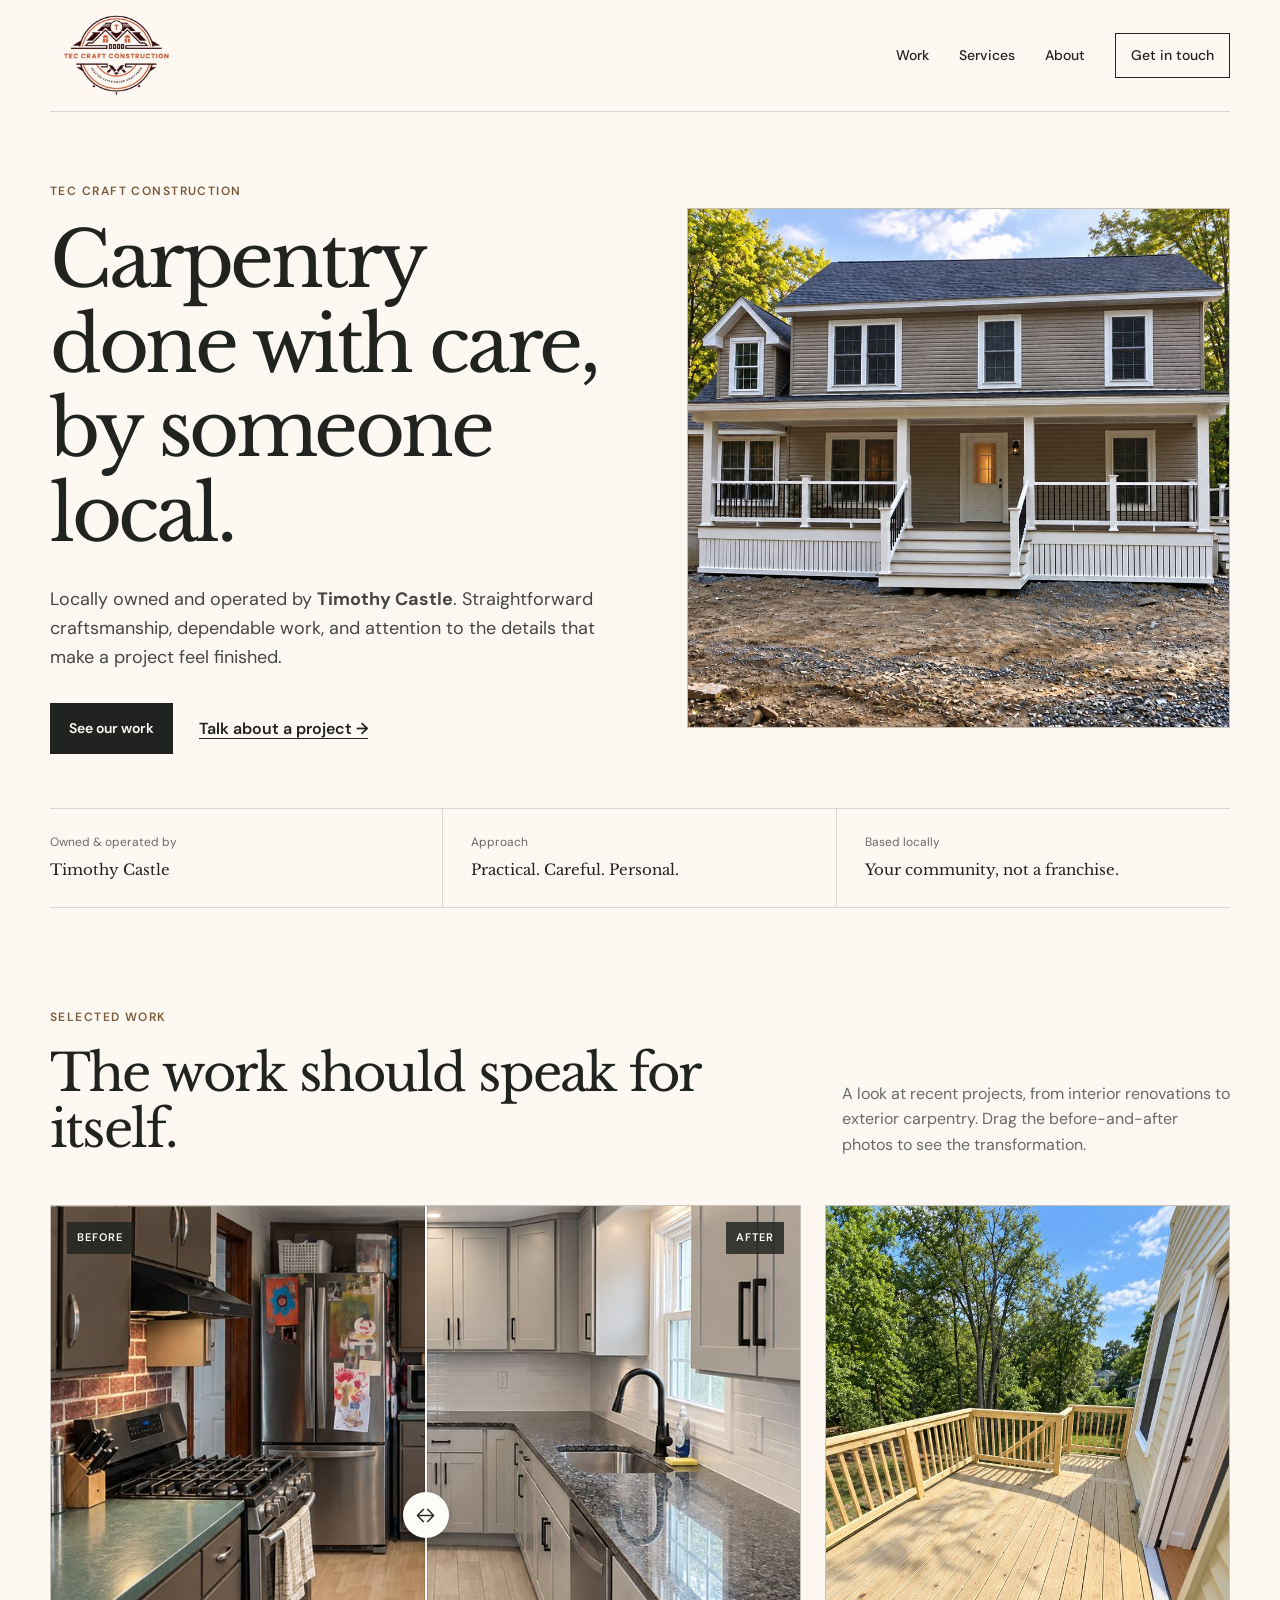
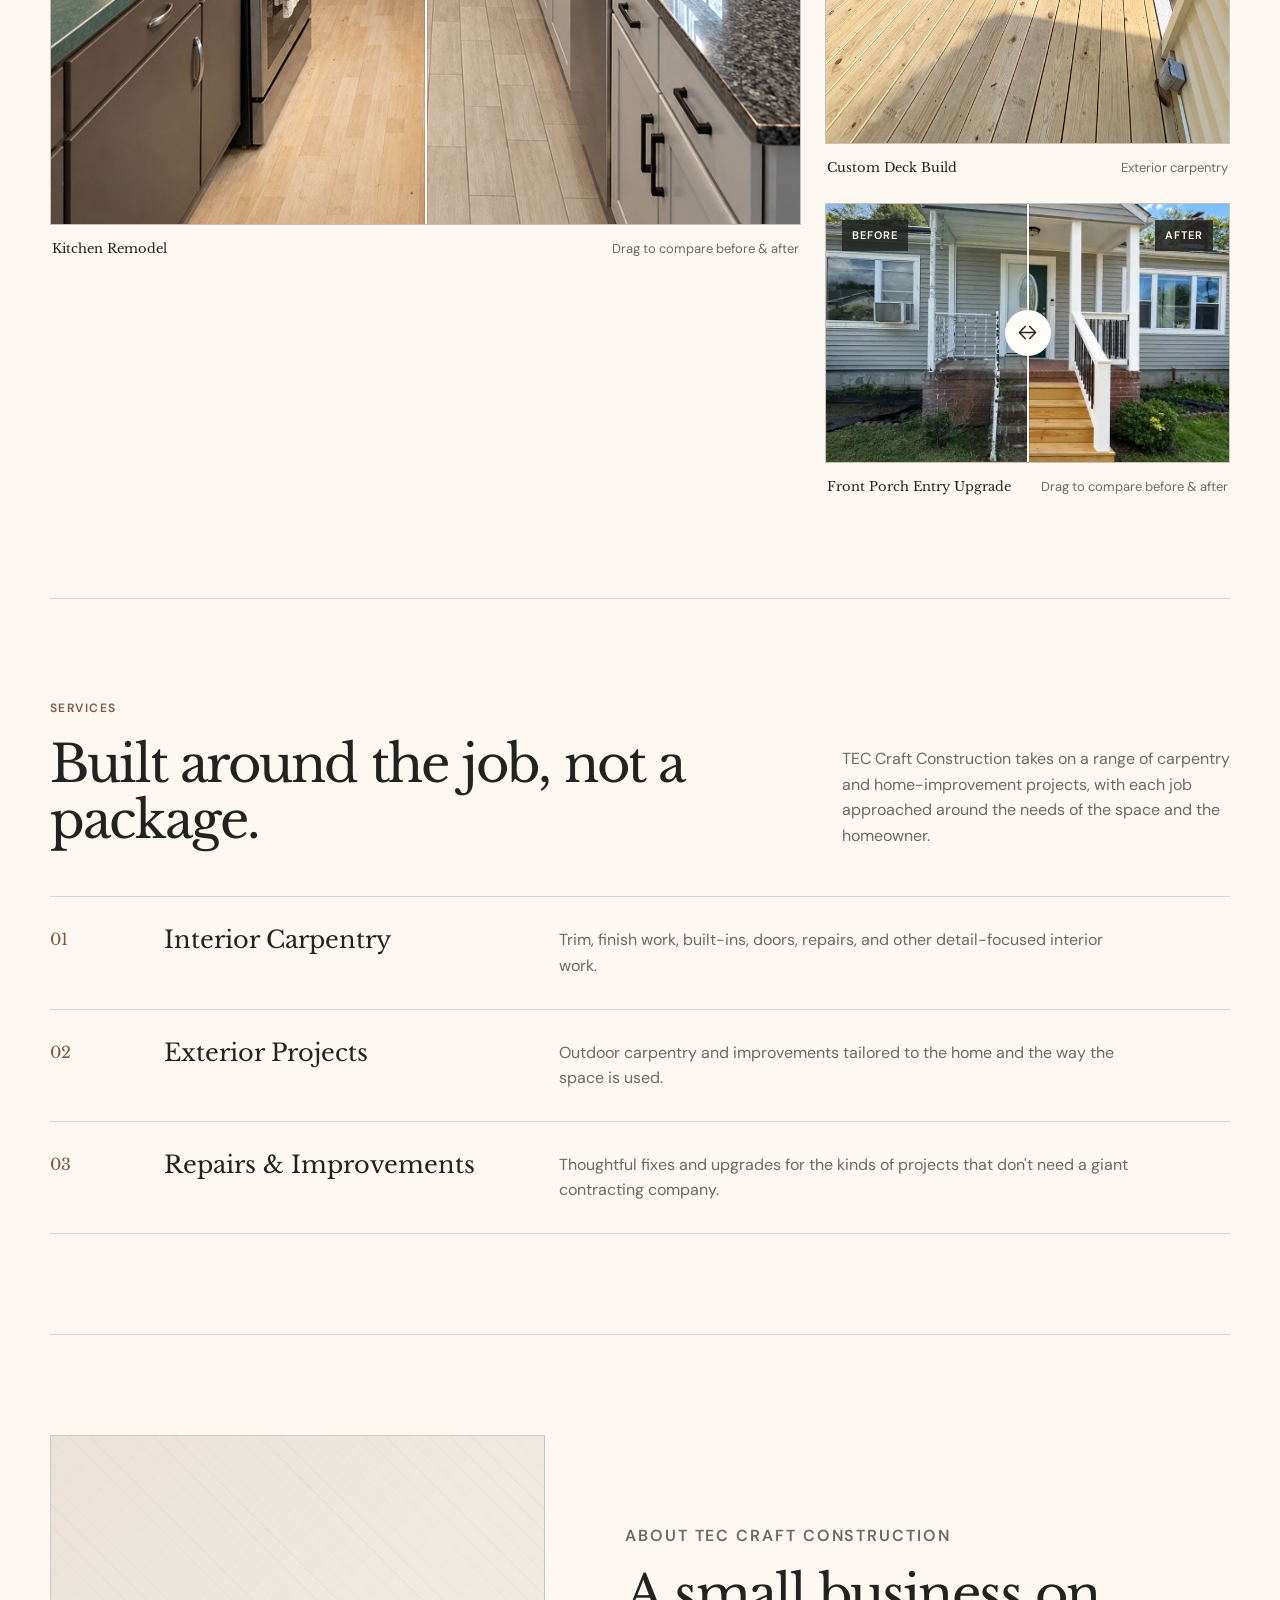
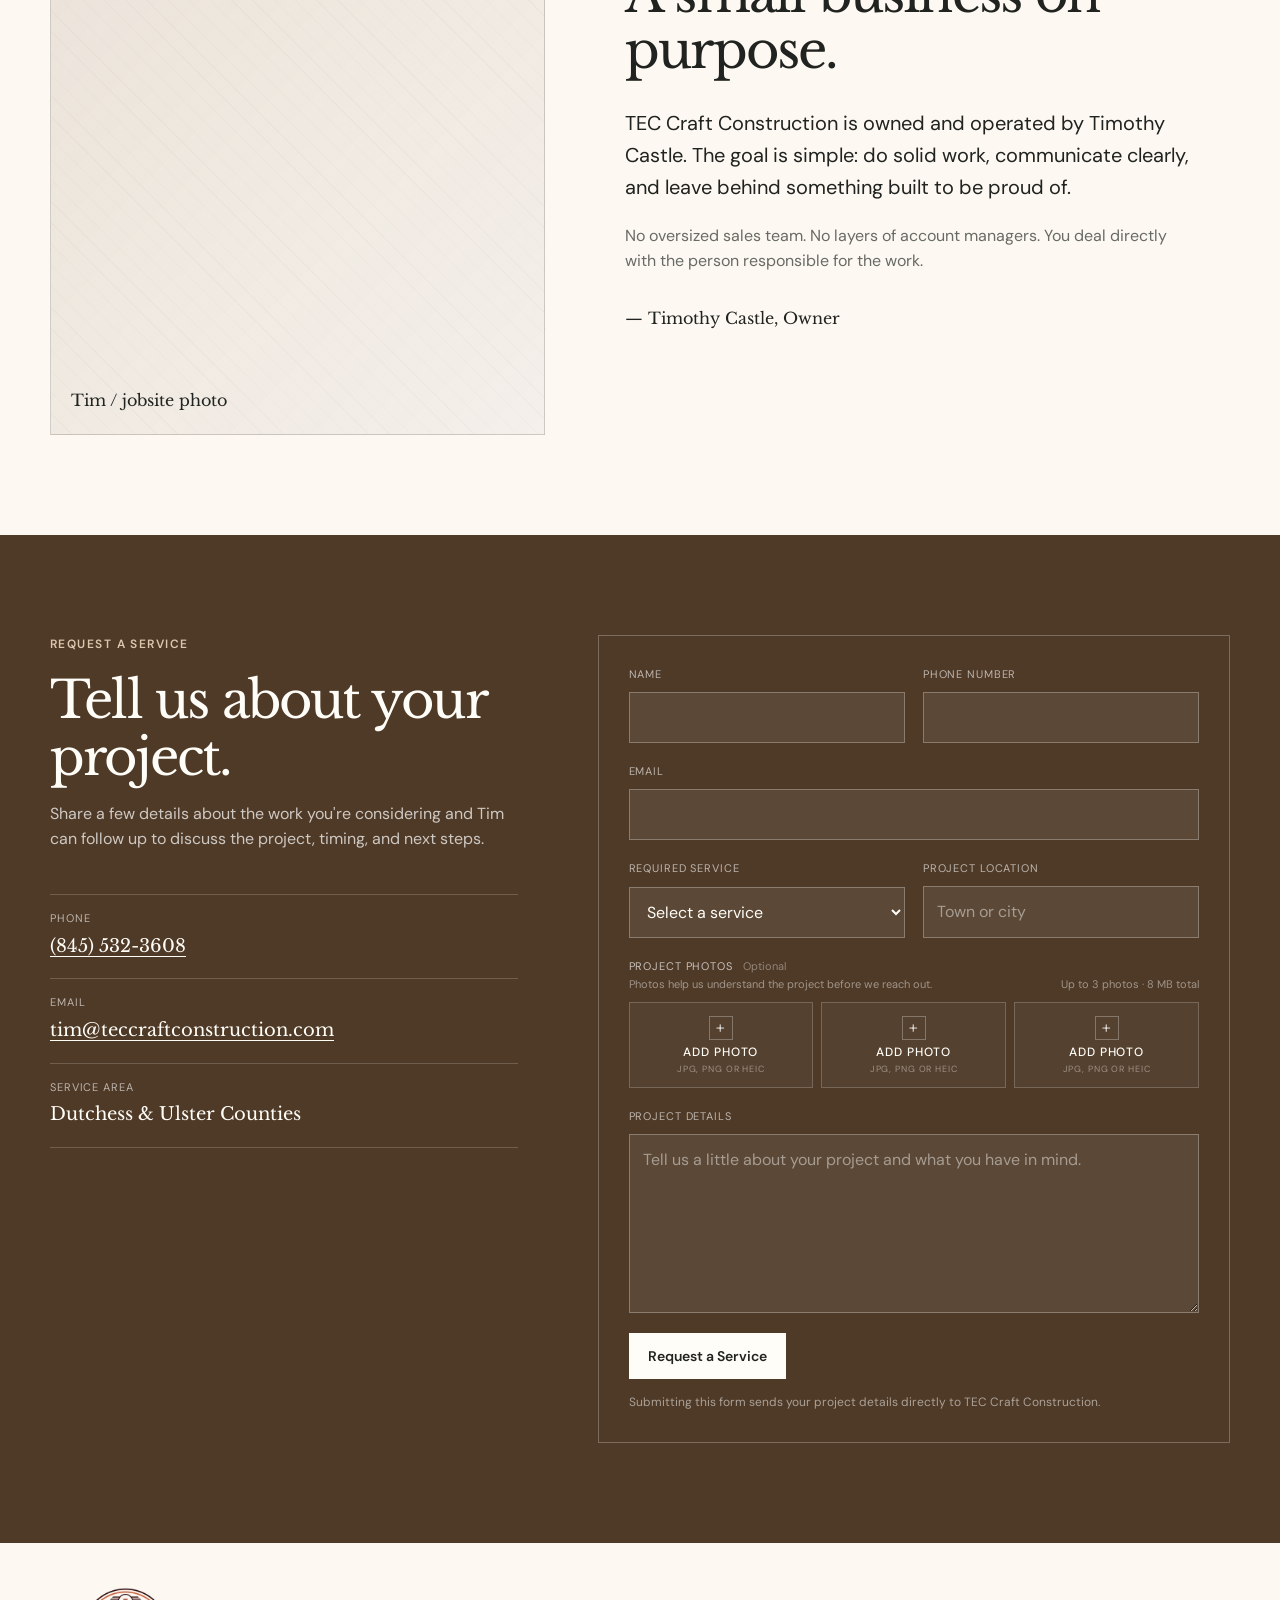
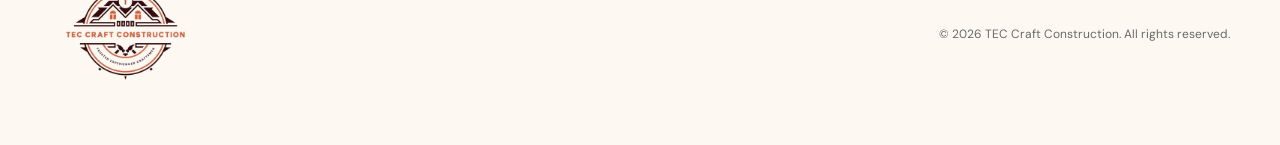
<file: index.html>
<!doctype html>
<html lang="en">
<head>
  <meta charset="utf-8" />
  <meta name="viewport" content="width=device-width, initial-scale=1" />
  <meta name="description" content="TEC Craft Construction — locally owned and operated carpentry by Timothy Castle." />
  <title>TEC Craft Construction | Timothy Castle</title>
  <link rel="preconnect" href="https://fonts.googleapis.com">
  <link rel="preconnect" href="https://fonts.gstatic.com" crossorigin>
  <link href="https://fonts.googleapis.com/css2?family=DM+Sans:wght@400;500;600&family=Libre+Baskerville:wght@400;700&display=swap" rel="stylesheet">
  <link rel="stylesheet" href="styles.css" />
  <link rel="stylesheet" href="logo-embed.css" />
</head>
<body>
  <header class="site-header">
    <a class="brand" href="#top" aria-label="TEC Craft Construction home">
      <span class="brand-logo-exact" role="img" aria-label="TEC Craft Construction"></span>
    </a>

    <button class="nav-toggle" aria-label="Open navigation" aria-expanded="false">
      <span></span><span></span><span></span>
    </button>

    <nav class="site-nav" aria-label="Main navigation">
      <a href="#work">Work</a>
      <a href="#services">Services</a>
      <a href="#about">About</a>
      <a class="nav-contact" href="#contact">Get in touch</a>
    </nav>
  </header>

  <main id="top">
    <section class="hero">
      <div class="hero-copy">
        <p class="eyebrow">TEC Craft Construction</p>
        <h1>Carpentry done with care, by someone local.</h1>
        <p class="hero-lede">
          Locally owned and operated by <strong>Timothy Castle</strong>.
          Straightforward craftsmanship, dependable work, and attention to the details that make a project feel finished.
        </p>
        <div class="hero-actions">
          <a class="button button-dark" href="#work">See our work</a>
          <a class="text-link" href="#contact">Talk about a project <span aria-hidden="true">→</span></a>
        </div>
      </div>

      <div class="hero-photo" style="overflow:hidden; border:1px solid var(--line); background:var(--paper-deep);">
        <img src="assets/main-house-hero.jpg" alt="Finished exterior carpentry work featuring the completed house and front porch." style="width:100%; height:100%; object-fit:cover; object-position:center center; display:block;" />
      </div>
    </section>

    <section class="intro-strip" aria-label="Business highlights">
      <div>
        <span class="strip-label">Owned & operated by</span>
        <strong>Timothy Castle</strong>
      </div>
      <div>
        <span class="strip-label">Approach</span>
        <strong>Practical. Careful. Personal.</strong>
      </div>
      <div>
        <span class="strip-label">Based locally</span>
        <strong>Your community, not a franchise.</strong>
      </div>
    </section>

    <section class="work section" id="work">
      <div class="section-heading">
        <div>
          <p class="eyebrow">Selected work</p>
          <h2>The work should speak for itself.</h2>
        </div>
        <p>
          A look at recent projects, from interior renovations to exterior carpentry. Drag the before-and-after photos to see the transformation.
        </p>
      </div>

      <div class="project-grid">
        <article class="project-card project-card-large">
          <div class="before-after" style="--split: 50%;">
            <img class="before-after__image before-after__after" src="assets/kitchen-after.jpg" alt="Kitchen after renovation" />
            <div class="before-after__before" aria-hidden="true">
              <img class="before-after__image" src="assets/kitchen-before.jpg" alt="" />
            </div>

            <span class="before-after__label before-after__label--before">Before</span>
            <span class="before-after__label before-after__label--after">After</span>

            <div class="before-after__divider" aria-hidden="true">
              <span class="before-after__handle">↔</span>
            </div>

            <input
              class="before-after__range"
              type="range"
              min="0"
              max="100"
              value="50"
              aria-label="Drag to compare the kitchen before and after"
            />
          </div>
          <div class="project-meta">
            <strong>Kitchen Remodel</strong>
            <span>Drag to compare before &amp; after</span>
          </div>
        </article>

        <article class="project-card">
          <div class="project-photo" style="overflow:hidden;border:1px solid var(--line);background:var(--paper-deep);">
            <img src="assets/deck-project.jpg" alt="Newly built wooden deck in daylight" style="width:100%;height:100%;object-fit:cover;display:block;" />
          </div>
          <div class="project-meta">
            <strong>Custom Deck Build</strong>
            <span>Exterior carpentry</span>
          </div>
        </article>

        <article class="project-card">
          <div class="before-after before-after--small" style="--split: 50%;">
            <img class="before-after__image before-after__after" src="assets/porch-after.webp" alt="Front porch after renovation" />
            <div class="before-after__before" aria-hidden="true">
              <img class="before-after__image" src="assets/porch-before.webp" alt="" />
            </div>

            <span class="before-after__label before-after__label--before">Before</span>
            <span class="before-after__label before-after__label--after">After</span>

            <div class="before-after__divider" aria-hidden="true">
              <span class="before-after__handle">↔</span>
            </div>

            <input
              class="before-after__range"
              type="range"
              min="0"
              max="100"
              value="50"
              aria-label="Drag to compare the front porch before and after"
            />
          </div>
          <div class="project-meta">
            <strong>Front Porch Entry Upgrade</strong>
            <span>Drag to compare before &amp; after</span>
          </div>
        </article>
      </div>
    </section>

    <section class="services section" id="services">
      <div class="section-heading compact">
        <div>
          <p class="eyebrow">Services</p>
          <h2>Built around the job, not a package.</h2>
        </div>
        <p>
          TEC Craft Construction takes on a range of carpentry and home-improvement projects, with each job approached around the needs of the space and the homeowner.
        </p>
      </div>

      <div class="service-list">
        <article>
          <span>01</span>
          <h3>Interior Carpentry</h3>
          <p>Trim, finish work, built-ins, doors, repairs, and other detail-focused interior work.</p>
        </article>
        <article>
          <span>02</span>
          <h3>Exterior Projects</h3>
          <p>Outdoor carpentry and improvements tailored to the home and the way the space is used.</p>
        </article>
        <article>
          <span>03</span>
          <h3>Repairs & Improvements</h3>
          <p>Thoughtful fixes and upgrades for the kinds of projects that don't need a giant contracting company.</p>
        </article>
      </div>
    </section>

    <section class="about section" id="about">
      <div class="about-photo placeholder-photo">
        <span>Tim / jobsite photo</span>
        
      </div>

      <div class="about-copy">
        <p class="eyebrow">About TEC Craft Construction</p>
        <h2>A small business on purpose.</h2>
        <p class="about-lede">
          TEC Craft Construction is owned and operated by Timothy Castle. The goal is simple:
          do solid work, communicate clearly, and leave behind something built to be proud of.
        </p>
        <p>
          No oversized sales team. No layers of account managers. You deal directly with the person responsible for the work.
        </p>
        <p class="owner-signoff">— Timothy Castle, Owner</p>
      </div>
    </section>

    <section class="contact section" id="contact">
      <div class="contact-intro">
        <p class="eyebrow">Request a service</p>
        <h2>Tell us about your project.</h2>
        <p>
          Share a few details about the work you're considering and Tim can follow up to discuss the project, timing, and next steps.
        </p>

        <div class="contact-details">
          <div>
            <span>Phone</span>
            <a href="tel:+18455323608">(845) 532-3608</a>
          </div>
          <div>
            <span>Email</span>
            <a href="mailto:tim@teccraftconstruction.com">tim@teccraftconstruction.com</a>
          </div>
          <div>
            <span>Service area</span>
            <strong>Dutchess &amp; Ulster Counties</strong>
          </div>
        </div>
      </div>

      <form
        class="service-request-form"
        name="service-request"
        method="POST"
        action="/"
        enctype="multipart/form-data"
        data-netlify="true"
        netlify-honeypot="bot-field"
      >
        <input type="hidden" name="form-name" value="service-request" />
        <p class="form-honeypot">
          <label>Don't fill this out if you're human: <input name="bot-field" /></label>
        </p>

        <div class="form-row">
          <label>
            <span>Name</span>
            <input type="text" name="name" autocomplete="name" required />
          </label>
          <label>
            <span>Phone Number</span>
            <input type="tel" name="phone" autocomplete="tel" required />
          </label>
        </div>

        <label>
          <span>Email</span>
          <input type="email" name="email" autocomplete="email" required />
        </label>

        <div class="form-row">
          <label>
            <span>Required Service</span>
            <select name="service" required>
              <option value="" selected disabled>Select a service</option>
              <option>Interior Carpentry</option>
              <option>Kitchen &amp; Home Updates</option>
              <option>Decks &amp; Exterior Carpentry</option>
              <option>Repairs &amp; Improvements</option>
              <option>Other / Not Sure</option>
            </select>
          </label>
          <label>
            <span>Project Location</span>
            <input type="text" name="project-location" placeholder="Town or city" />
          </label>
        </div>

        <div class="photo-upload-group">
          <div class="photo-upload-heading">
            <div>
              <span>Project Photos <em>Optional</em></span>
              <small>Photos help us understand the project before we reach out.</small>
            </div>
            <small>Up to 3 photos · 8 MB total</small>
          </div>

          <div class="photo-upload-grid">
            <label class="photo-upload-card">
              <input type="file" name="photo-1" accept="image/*" />
              <img class="photo-upload-preview" alt="" />
              <span class="photo-upload-empty">
                <span class="photo-upload-plus" aria-hidden="true">+</span>
                <strong>Add photo</strong>
                <small>JPG, PNG or HEIC</small>
              </span>
              <span class="photo-upload-selected">
                <strong>Photo 1</strong>
                <small>Click to replace</small>
              </span>
            </label>

            <label class="photo-upload-card">
              <input type="file" name="photo-2" accept="image/*" />
              <img class="photo-upload-preview" alt="" />
              <span class="photo-upload-empty">
                <span class="photo-upload-plus" aria-hidden="true">+</span>
                <strong>Add photo</strong>
                <small>JPG, PNG or HEIC</small>
              </span>
              <span class="photo-upload-selected">
                <strong>Photo 2</strong>
                <small>Click to replace</small>
              </span>
            </label>

            <label class="photo-upload-card">
              <input type="file" name="photo-3" accept="image/*" />
              <img class="photo-upload-preview" alt="" />
              <span class="photo-upload-empty">
                <span class="photo-upload-plus" aria-hidden="true">+</span>
                <strong>Add photo</strong>
                <small>JPG, PNG or HEIC</small>
              </span>
              <span class="photo-upload-selected">
                <strong>Photo 3</strong>
                <small>Click to replace</small>
              </span>
            </label>
          </div>
        </div>

        <label>
          <span>Project Details</span>
          <textarea
            name="project-details"
            rows="6"
            placeholder="Tell us a little about your project and what you have in mind."
            required
          ></textarea>
        </label>

        <button class="button button-light form-submit" type="submit">Request a Service</button>
        <p class="form-note">Submitting this form sends your project details directly to TEC Craft Construction.</p>
      </form>
    </section>
  </main>

  <footer>
    <div class="brand footer-brand">
      <span class="brand-logo-exact" role="img" aria-label="TEC Craft Construction"></span>
    </div>
    <p>© <span id="year"></span> TEC Craft Construction. All rights reserved.</p>
  </footer>

  <script src="script.js"></script>
</body>
</html>
</file>
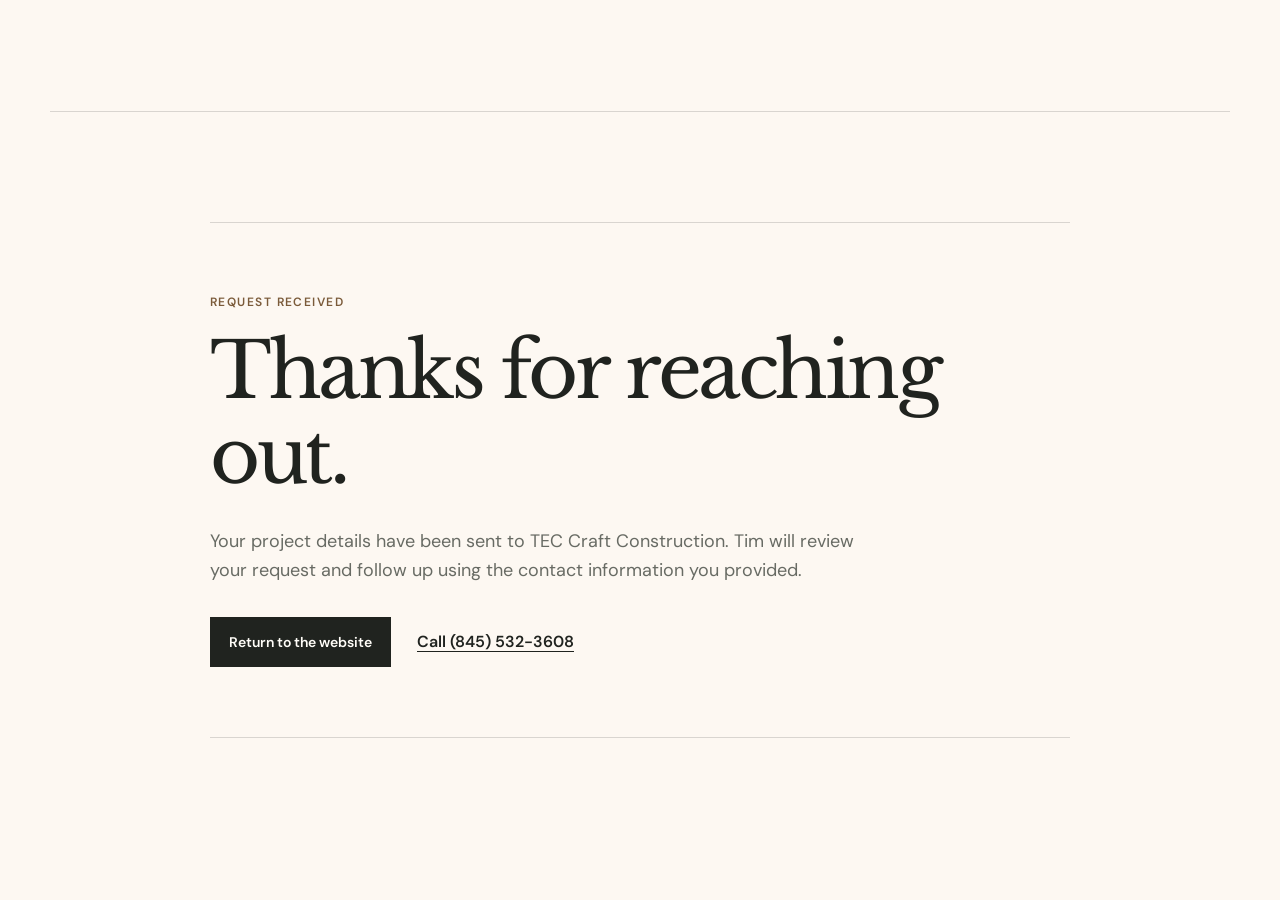
<file: thank-you.html>
<!doctype html>
<html lang="en">
<head>
  <meta charset="utf-8" />
  <meta name="viewport" content="width=device-width, initial-scale=1" />
  <meta name="description" content="Thanks for contacting TEC Craft Construction." />
  <title>Request Received | TEC Craft Construction</title>
  <link rel="preconnect" href="https://fonts.googleapis.com">
  <link rel="preconnect" href="https://fonts.gstatic.com" crossorigin>
  <link href="https://fonts.googleapis.com/css2?family=DM+Sans:wght@400;500;600&family=Libre+Baskerville:wght@400;700&display=swap" rel="stylesheet">
  <link rel="stylesheet" href="styles.css" />
</head>
<body>
  <header class="site-header">
    <a class="brand" href="/" aria-label="TEC Craft Construction home">
      <img class="brand-logo" src="assets/tec-craft-logo.webp" alt="TEC Craft Construction" />
    </a>
  </header>

  <main class="thank-you-page">
    <section class="thank-you-card">
      <p class="eyebrow">Request received</p>
      <h1>Thanks for reaching out.</h1>
      <p>
        Your project details have been sent to TEC Craft Construction. Tim will review your request and follow up using the contact information you provided.
      </p>
      <div class="hero-actions">
        <a class="button button-dark" href="/">Return to the website</a>
        <a class="text-link" href="tel:+18455323608">Call (845) 532-3608</a>
      </div>
    </section>
  </main>
</body>
</html>
</file>
<file: styles.css>
:root {
  --paper: #fdf8f2;
  --paper-deep: #e8e0d4;
  --ink: #20231f;
  --muted: #686b64;
  --wood: #7b5b3a;
  --wood-dark: #4f3a27;
  --line: rgba(32, 35, 31, 0.16);
  --white: #fffdf8;
  --max: 1180px;
}

* { box-sizing: border-box; }

html {
  scroll-behavior: smooth;
}

body {
  margin: 0;
  background: var(--paper);
  color: var(--ink);
  font-family: "DM Sans", system-ui, sans-serif;
  line-height: 1.6;
}

a { color: inherit; }

img {
  max-width: 100%;
  display: block;
}

.site-header {
  width: min(calc(100% - 48px), var(--max));
  margin: 0 auto;
  min-height: 112px;
  display: flex;
  align-items: center;
  justify-content: space-between;
  border-bottom: 1px solid var(--line);
  position: relative;
  z-index: 10;
}

.brand {
  display: inline-flex;
  align-items: center;
  text-decoration: none;
}

.brand-logo {
  width: 132px;
  height: auto;
  display: block;
}

.footer-brand .brand-logo {
  width: 150px;
}

.brand-mark {
  width: 50px;
  height: 50px;
  border: 1px solid var(--ink);
  display: grid;
  place-items: center;
  font-family: "Libre Baskerville", serif;
  font-weight: 700;
  letter-spacing: .04em;
}

.brand-text {
  display: flex;
  flex-direction: column;
  line-height: 1.15;
}

.brand-text strong {
  font-family: "Libre Baskerville", serif;
  font-size: 16px;
}

.brand-text small {
  margin-top: 6px;
  color: var(--muted);
  font-size: 11px;
  letter-spacing: .05em;
}

.site-nav {
  display: flex;
  align-items: center;
  gap: 30px;
}

.site-nav a {
  text-decoration: none;
  font-size: 14px;
  font-weight: 500;
}

.site-nav a:hover { text-decoration: underline; }

.nav-contact {
  border: 1px solid var(--ink);
  padding: 10px 15px;
}

.nav-toggle {
  display: none;
  background: transparent;
  border: 0;
  width: 42px;
  height: 42px;
  padding: 10px;
}

.nav-toggle span {
  display: block;
  height: 1px;
  background: var(--ink);
  margin: 5px 0;
}

.hero {
  width: min(calc(100% - 48px), var(--max));
  margin: 0 auto;
  padding: 70px 0 54px;
  display: grid;
  grid-template-columns: 1.02fr .98fr;
  gap: 72px;
  align-items: center;
}

.eyebrow {
  margin: 0 0 18px;
  color: var(--wood);
  font-weight: 600;
  text-transform: uppercase;
  letter-spacing: .12em;
  font-size: 12px;
}

h1, h2, h3 {
  font-family: "Libre Baskerville", serif;
  font-weight: 400;
  line-height: 1.1;
  margin-top: 0;
}

h1 {
  font-size: clamp(45px, 6vw, 78px);
  letter-spacing: -.045em;
  margin-bottom: 28px;
  max-width: 780px;
}

h2 {
  font-size: clamp(34px, 4vw, 52px);
  letter-spacing: -.035em;
  margin-bottom: 0;
}

h3 {
  font-size: 24px;
  margin-bottom: 12px;
}

.hero-lede {
  max-width: 650px;
  font-size: 18px;
  color: #444740;
  margin: 0 0 32px;
}

.hero-actions {
  display: flex;
  align-items: center;
  gap: 26px;
  flex-wrap: wrap;
}

.button {
  display: inline-block;
  padding: 13px 18px;
  text-decoration: none;
  font-weight: 600;
  font-size: 14px;
  border: 1px solid transparent;
}

.button-dark {
  color: var(--white);
  background: var(--ink);
}

.button-light {
  background: var(--white);
  color: var(--ink);
}

.text-link {
  font-weight: 600;
  text-decoration-thickness: 1px;
  text-underline-offset: 4px;
}

.hero-photo {
  min-height: 520px;
  position: relative;
  overflow: hidden;
}

.hero-photo > img {
  position: absolute;
  inset: 0;
  width: 100%;
  height: 100%;
  object-fit: cover;
  object-position: center center;
  display: block;
}

.placeholder-photo {
  border: 1px solid var(--line);
  background:
    linear-gradient(135deg, rgba(123,91,58,.14), rgba(32,35,31,.04)),
    repeating-linear-gradient(45deg, transparent, transparent 14px, rgba(32,35,31,.025) 14px, rgba(32,35,31,.025) 15px);
  display: flex;
  align-items: flex-end;
  justify-content: space-between;
  gap: 20px;
  padding: 20px;
  color: var(--muted);
}

.placeholder-photo span {
  font-family: "Libre Baskerville", serif;
  color: var(--ink);
}

.placeholder-photo small {
  text-align: right;
  max-width: 210px;
}

.intro-strip {
  width: min(calc(100% - 48px), var(--max));
  margin: 0 auto;
  border-top: 1px solid var(--line);
  border-bottom: 1px solid var(--line);
  display: grid;
  grid-template-columns: repeat(3, 1fr);
}

.intro-strip > div {
  padding: 24px 28px;
  border-right: 1px solid var(--line);
}

.intro-strip > div:first-child { padding-left: 0; }
.intro-strip > div:last-child {
  border-right: 0;
  padding-right: 0;
}

.strip-label {
  display: block;
  color: var(--muted);
  font-size: 12px;
  margin-bottom: 5px;
}

.intro-strip strong {
  font-family: "Libre Baskerville", serif;
  font-size: 15px;
  font-weight: 400;
}

.section {
  width: min(calc(100% - 48px), var(--max));
  margin: 0 auto;
  padding: 100px 0;
}

.section-heading {
  display: grid;
  grid-template-columns: 1.3fr .7fr;
  gap: 70px;
  align-items: end;
  margin-bottom: 48px;
}

.section-heading > p {
  margin: 0;
  color: var(--muted);
  max-width: 440px;
}

.project-grid {
  display: grid;
  grid-template-columns: 1.3fr .7fr;
  gap: 24px;
}

.project-card-large {
  grid-row: span 2;
}

.project-photo {
  min-height: 260px;
}

.project-card-large .project-photo {
  min-height: 620px;
}

.project-meta {
  display: flex;
  justify-content: space-between;
  gap: 18px;
  padding: 14px 2px 0;
  font-size: 13px;
}

.project-meta strong {
  font-family: "Libre Baskerville", serif;
  font-weight: 400;
}

.project-meta span { color: var(--muted); }

.services {
  border-top: 1px solid var(--line);
}

.service-list {
  border-top: 1px solid var(--line);
}

.service-list article {
  display: grid;
  grid-template-columns: 80px .7fr 1.3fr;
  gap: 34px;
  padding: 30px 0;
  border-bottom: 1px solid var(--line);
  align-items: start;
}

.service-list article > span {
  color: var(--wood);
  font-family: "Libre Baskerville", serif;
}

.service-list p {
  margin: 0;
  color: var(--muted);
  max-width: 580px;
}

.about {
  display: grid;
  grid-template-columns: .9fr 1.1fr;
  gap: 80px;
  align-items: center;
  border-top: 1px solid var(--line);
}

.about-photo {
  min-height: 600px;
}

.about-copy {
  max-width: 570px;
}

.about-copy h2 { margin-bottom: 28px; }

.about-copy p {
  color: var(--muted);
  font-size: 16px;
}

.about-copy .about-lede {
  color: var(--ink);
  font-size: 20px;
}

.owner-signoff {
  margin-top: 32px;
  color: var(--ink) !important;
  font-family: "Libre Baskerville", serif;
}

.contact {
  background: var(--wood-dark);
  color: var(--white);
  width: 100%;
  max-width: none;
  padding-left: max(24px, calc((100vw - var(--max))/2));
  padding-right: max(24px, calc((100vw - var(--max))/2));
  display: grid;
  grid-template-columns: .85fr 1.15fr;
  gap: 80px;
  align-items: start;
}

.contact .eyebrow { color: #dbc7ae; }

.contact-intro > p:last-of-type {
  color: rgba(255,255,255,.72);
  max-width: 520px;
}

.contact-details {
  margin-top: 42px;
  border-top: 1px solid rgba(255,255,255,.18);
}

.contact-details > div {
  padding: 15px 0 18px;
  border-bottom: 1px solid rgba(255,255,255,.18);
  display: flex;
  flex-direction: column;
}

.contact-details span,
.service-request-form label > span {
  color: rgba(255,255,255,.62);
  font-size: 11px;
  text-transform: uppercase;
  letter-spacing: .08em;
}

.contact-details a,
.contact-details strong {
  margin-top: 4px;
  font-family: "Libre Baskerville", serif;
  font-size: 18px;
  font-weight: 400;
  text-decoration-thickness: 1px;
  text-underline-offset: 4px;
}

.service-request-form {
  border: 1px solid rgba(255,255,255,.25);
  padding: 30px;
  display: grid;
  gap: 20px;
}

.form-row {
  display: grid;
  grid-template-columns: 1fr 1fr;
  gap: 18px;
}

.service-request-form label {
  display: grid;
  gap: 8px;
}

.service-request-form input,
.service-request-form select,
.service-request-form textarea {
  width: 100%;
  border: 1px solid rgba(255,255,255,.28);
  background: rgba(255,255,255,.07);
  color: var(--white);
  font: inherit;
  padding: 12px 13px;
  border-radius: 0;
  outline: none;
}

.service-request-form input,
.service-request-form select {
  min-height: 48px;
}

.service-request-form textarea {
  resize: vertical;
  min-height: 140px;
}

.service-request-form input::placeholder,
.service-request-form textarea::placeholder {
  color: rgba(255,255,255,.46);
}

.service-request-form select option {
  color: var(--ink);
  background: var(--white);
}

.service-request-form input:focus,
.service-request-form select:focus,
.service-request-form textarea:focus {
  border-color: rgba(255,255,255,.75);
}

.form-submit {
  width: fit-content;
  cursor: pointer;
  font-family: "DM Sans", sans-serif;
}

.form-note {
  margin: -6px 0 0;
  color: rgba(255,255,255,.52);
  font-size: 12px;
}

.form-honeypot {
  position: absolute;
  left: -9999px;
  width: 1px;
  height: 1px;
  overflow: hidden;
}

footer {
  width: min(calc(100% - 48px), var(--max));
  margin: 0 auto;
  padding: 30px 0 50px;
  display: flex;
  justify-content: space-between;
  align-items: center;
  gap: 30px;
}

footer p {
  color: var(--muted);
  font-size: 12px;
}

@media (max-width: 850px) {
  .site-header {
    width: min(calc(100% - 32px), var(--max));
    min-height: 80px;
  }

  .brand-text small { display: none; }

  .nav-toggle {
    display: block;
    cursor: pointer;
  }

  .site-nav {
    display: none;
    position: absolute;
    top: 79px;
    left: 0;
    right: 0;
    background: var(--paper);
    padding: 20px 0 26px;
    border-bottom: 1px solid var(--line);
    flex-direction: column;
    align-items: stretch;
    gap: 0;
  }

  .site-nav.open { display: flex; }

  .site-nav a {
    padding: 12px 0;
  }

  .nav-contact {
    border: 0;
  }

  .hero,
  .section {
    width: min(calc(100% - 32px), var(--max));
  }

  .hero {
    grid-template-columns: 1fr;
    gap: 38px;
    padding-top: 48px;
  }

  .hero-photo { min-height: 420px; }

  .intro-strip {
    width: min(calc(100% - 32px), var(--max));
    grid-template-columns: 1fr;
  }

  .intro-strip > div {
    border-right: 0;
    border-bottom: 1px solid var(--line);
    padding: 18px 0;
  }

  .intro-strip > div:last-child { border-bottom: 0; }

  .section { padding: 72px 0; }

  .section-heading,
  .project-grid,
  .about,
  .contact {
    grid-template-columns: 1fr;
    gap: 36px;
  }

  .project-card-large { grid-row: auto; }

  .project-card-large .project-photo,
  .project-photo,
  .about-photo {
    min-height: 380px;
  }

  .service-list article {
    grid-template-columns: 52px 1fr;
    gap: 15px;
  }

  .service-list article p {
    grid-column: 2;
  }

  .contact {
    width: 100%;
    padding-left: 16px;
    padding-right: 16px;
  }

  .form-row {
    grid-template-columns: 1fr;
  }

  .service-request-form {
    padding: 22px;
  }

  footer {
    width: min(calc(100% - 32px), var(--max));
    align-items: flex-start;
    flex-direction: column;
  }
}

@media (max-width: 520px) {
  .brand-logo {
    width: 106px;
  }

  .footer-brand .brand-logo {
    width: 125px;
  }

  h1 { font-size: 44px; }
  h2 { font-size: 34px; }

  .brand-mark {
    width: 44px;
    height: 44px;
  }

  .hero-photo,
  .project-card-large .project-photo,
  .project-photo,
  .about-photo {
    min-height: 310px;
  }

  .placeholder-photo {
    flex-direction: column;
    align-items: flex-start;
  }

  .placeholder-photo small { text-align: left; }

  .project-meta {
    flex-direction: column;
    gap: 2px;
  }
}


.before-after {
  --split: 50%;
  position: relative;
  min-height: 620px;
  overflow: hidden;
  border: 1px solid var(--line);
  background: var(--paper-deep);
  user-select: none;
  touch-action: pan-y;
}

.before-after__image {
  position: absolute;
  inset: 0;
  width: 100%;
  height: 100%;
  object-fit: cover;
  display: block;
}

.before-after__after {
  z-index: 1;
}

.before-after__before {
  position: absolute;
  inset: 0;
  overflow: hidden;
  z-index: 2;
  clip-path: inset(0 calc(100% - var(--split)) 0 0);
}

.before-after__before .before-after__image {
  width: 100%;
  height: 100%;
  max-width: none;
  object-fit: cover;
}

.before-after__label {
  position: absolute;
  top: 16px;
  z-index: 4;
  padding: 7px 10px;
  background: rgba(32, 35, 31, 0.82);
  color: var(--white);
  font-size: 11px;
  font-weight: 600;
  letter-spacing: .09em;
  text-transform: uppercase;
  pointer-events: none;
}

.before-after__label--before {
  left: 16px;
}

.before-after__label--after {
  right: 16px;
}

.before-after__divider {
  position: absolute;
  top: 0;
  bottom: 0;
  left: var(--split);
  width: 2px;
  background: rgba(255, 255, 255, 0.95);
  transform: translateX(-1px);
  z-index: 4;
  pointer-events: none;
  box-shadow: 0 0 0 1px rgba(32, 35, 31, 0.12);
}

.before-after__handle {
  position: absolute;
  top: 50%;
  left: 50%;
  width: 46px;
  height: 46px;
  border-radius: 50%;
  background: var(--white);
  color: var(--ink);
  display: grid;
  place-items: center;
  transform: translate(-50%, -50%);
  font-size: 19px;
  line-height: 1;
  box-shadow: 0 4px 18px rgba(0,0,0,.18);
}

.before-after__range {
  position: absolute;
  inset: 0;
  width: 100%;
  height: 100%;
  margin: 0;
  opacity: 0;
  cursor: ew-resize;
  z-index: 5;
}

.before-after__range:focus-visible + * {
  outline: 2px solid var(--ink);
  outline-offset: 3px;
}

@media (max-width: 850px) {
  .before-after {
    min-height: 460px;
  }
}

@media (max-width: 520px) {
  .before-after {
    min-height: 360px;
  }

  .before-after__handle {
    width: 40px;
    height: 40px;
  }
}


.before-after--small {
  min-height: 260px;
}

@media (max-width: 850px) {
  .before-after--small {
    min-height: 380px;
  }
}

@media (max-width: 520px) {
  .before-after--small {
    min-height: 310px;
  }
}


.thank-you-page {
  width: min(calc(100% - 48px), 860px);
  margin: 0 auto;
  padding: 110px 0 140px;
}

.thank-you-card {
  border-top: 1px solid var(--line);
  border-bottom: 1px solid var(--line);
  padding: 70px 0;
}

.thank-you-card h1 {
  max-width: 760px;
}

.thank-you-card > p:not(.eyebrow) {
  max-width: 650px;
  color: var(--muted);
  font-size: 18px;
  margin: 0 0 32px;
}

@media (max-width: 850px) {
  .thank-you-page {
    width: min(calc(100% - 32px), 860px);
    padding: 70px 0 100px;
  }

  .thank-you-card {
    padding: 50px 0;
  }
}


.form-success {
  display: grid;
  gap: 18px;
  align-content: start;
}

.form-success .eyebrow {
  margin-bottom: 0;
}

.form-success h3 {
  margin: 0;
  color: var(--white);
  font-size: 30px;
}

.form-success p:not(.eyebrow) {
  margin: 0;
  color: rgba(255,255,255,.72);
  line-height: 1.7;
}

.form-success .button {
  margin-top: 8px;
  width: fit-content;
}

.form-error {
  margin: -4px 0 0;
  color: #f4c7c7;
  font-size: 13px;
  line-height: 1.5;
}

.form-submit:disabled {
  opacity: .6;
  cursor: wait;
}


.photo-upload-group {
  display: grid;
  gap: 9px;
}

.photo-upload-heading {
  display: flex;
  justify-content: space-between;
  align-items: end;
  gap: 16px;
}

.photo-upload-heading > div {
  display: grid;
  gap: 2px;
}

.photo-upload-heading span {
  color: rgba(255,255,255,.68);
  font-size: 11px;
  text-transform: uppercase;
  letter-spacing: .08em;
}

.photo-upload-heading em {
  margin-left: 6px;
  font-style: normal;
  text-transform: none;
  letter-spacing: 0;
  color: rgba(255,255,255,.38);
}

.photo-upload-heading small {
  color: rgba(255,255,255,.46);
  font-size: 11px;
  line-height: 1.45;
}

.photo-upload-heading > small {
  flex: 0 0 auto;
  text-align: right;
}

.photo-upload-grid {
  display: grid;
  grid-template-columns: repeat(3, 1fr);
  gap: 8px;
}

.photo-upload-card {
  position: relative;
  min-width: 0;
  height: 86px;
  border: 1px solid rgba(255,255,255,.2);
  background: rgba(255,255,255,.035);
  overflow: hidden;
  cursor: pointer;
  transition: border-color .18s ease, background .18s ease, transform .18s ease;
}

.photo-upload-card:hover {
  border-color: rgba(255,255,255,.52);
  background: rgba(255,255,255,.065);
}

.photo-upload-card:focus-within {
  outline: 2px solid rgba(255,255,255,.72);
  outline-offset: 2px;
}

.photo-upload-card input[type="file"] {
  position: absolute;
  width: 1px;
  height: 1px;
  opacity: 0;
  pointer-events: none;
}

.photo-upload-empty,
.photo-upload-selected {
  position: absolute;
  inset: 0;
  display: flex;
  flex-direction: column;
  align-items: center;
  justify-content: center;
  gap: 2px;
  text-align: center;
  padding: 8px;
}

.photo-upload-plus {
  width: 24px;
  height: 24px;
  border: 1px solid rgba(255,255,255,.28);
  display: grid;
  place-items: center;
  margin-bottom: 1px;
  color: rgba(255,255,255,.82);
  font-family: "DM Sans", sans-serif;
  font-size: 17px;
  font-weight: 300;
  line-height: 1;
}

.photo-upload-empty strong,
.photo-upload-selected strong {
  color: var(--white);
  font-family: "DM Sans", sans-serif;
  font-size: 12px;
  font-weight: 500;
}

.photo-upload-empty small,
.photo-upload-selected small {
  color: rgba(255,255,255,.42);
  font-size: 9px;
  line-height: 1.2;
}

.photo-upload-preview {
  width: 100%;
  height: 100%;
  object-fit: cover;
  display: none;
}

.photo-upload-selected {
  display: none;
  justify-content: flex-end;
  align-items: flex-start;
  text-align: left;
  background: linear-gradient(to top, rgba(22,24,21,.86), transparent 62%);
}

.photo-upload-card.has-photo .photo-upload-preview,
.photo-upload-card.has-photo .photo-upload-selected {
  display: flex;
}

.photo-upload-card.has-photo .photo-upload-preview {
  display: block;
}

.photo-upload-card.has-photo .photo-upload-empty {
  display: none;
}

@media (max-width: 850px) {
  .photo-upload-grid {
    grid-template-columns: repeat(3, 1fr);
  }

  .photo-upload-heading {
    align-items: start;
    flex-direction: column;
    gap: 3px;
  }

  .photo-upload-heading > small {
    text-align: left;
  }
}

@media (max-width: 600px) {
  .photo-upload-grid {
    gap: 6px;
  }

  .photo-upload-card {
    height: 76px;
  }

  .photo-upload-empty small {
    display: none;
  }
}
</file>
<file: logo-embed.css>
.brand-logo-exact {
  display: block;
  width: 132px;
  aspect-ratio: 400 / 324;
  background-image: url("[data-uri]");
  background-repeat: no-repeat;
  background-position: center;
  background-size: contain;
}

.footer-brand .brand-logo-exact {
  width: 150px;
}

@media (max-width: 520px) {
  .brand-logo-exact {
    width: 106px;
  }

  .footer-brand .brand-logo-exact {
    width: 125px;
  }
}
</file>
